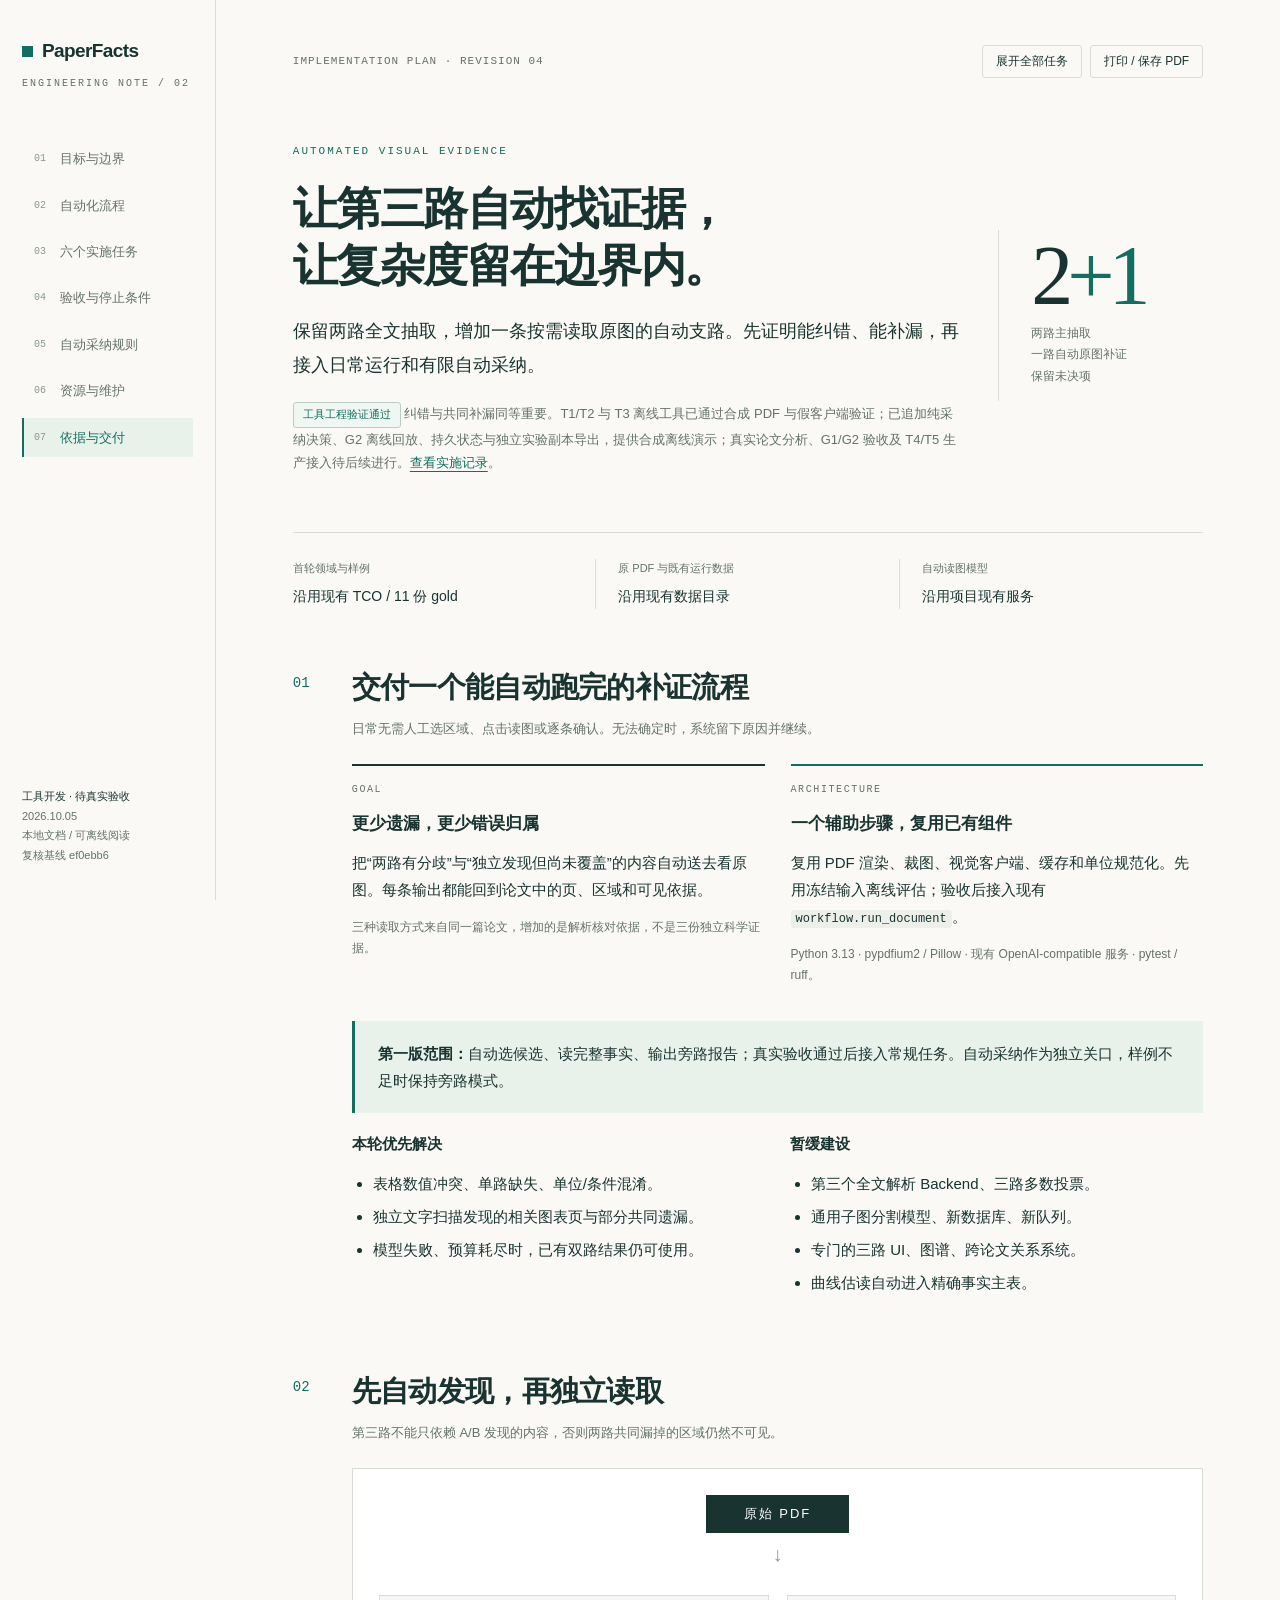
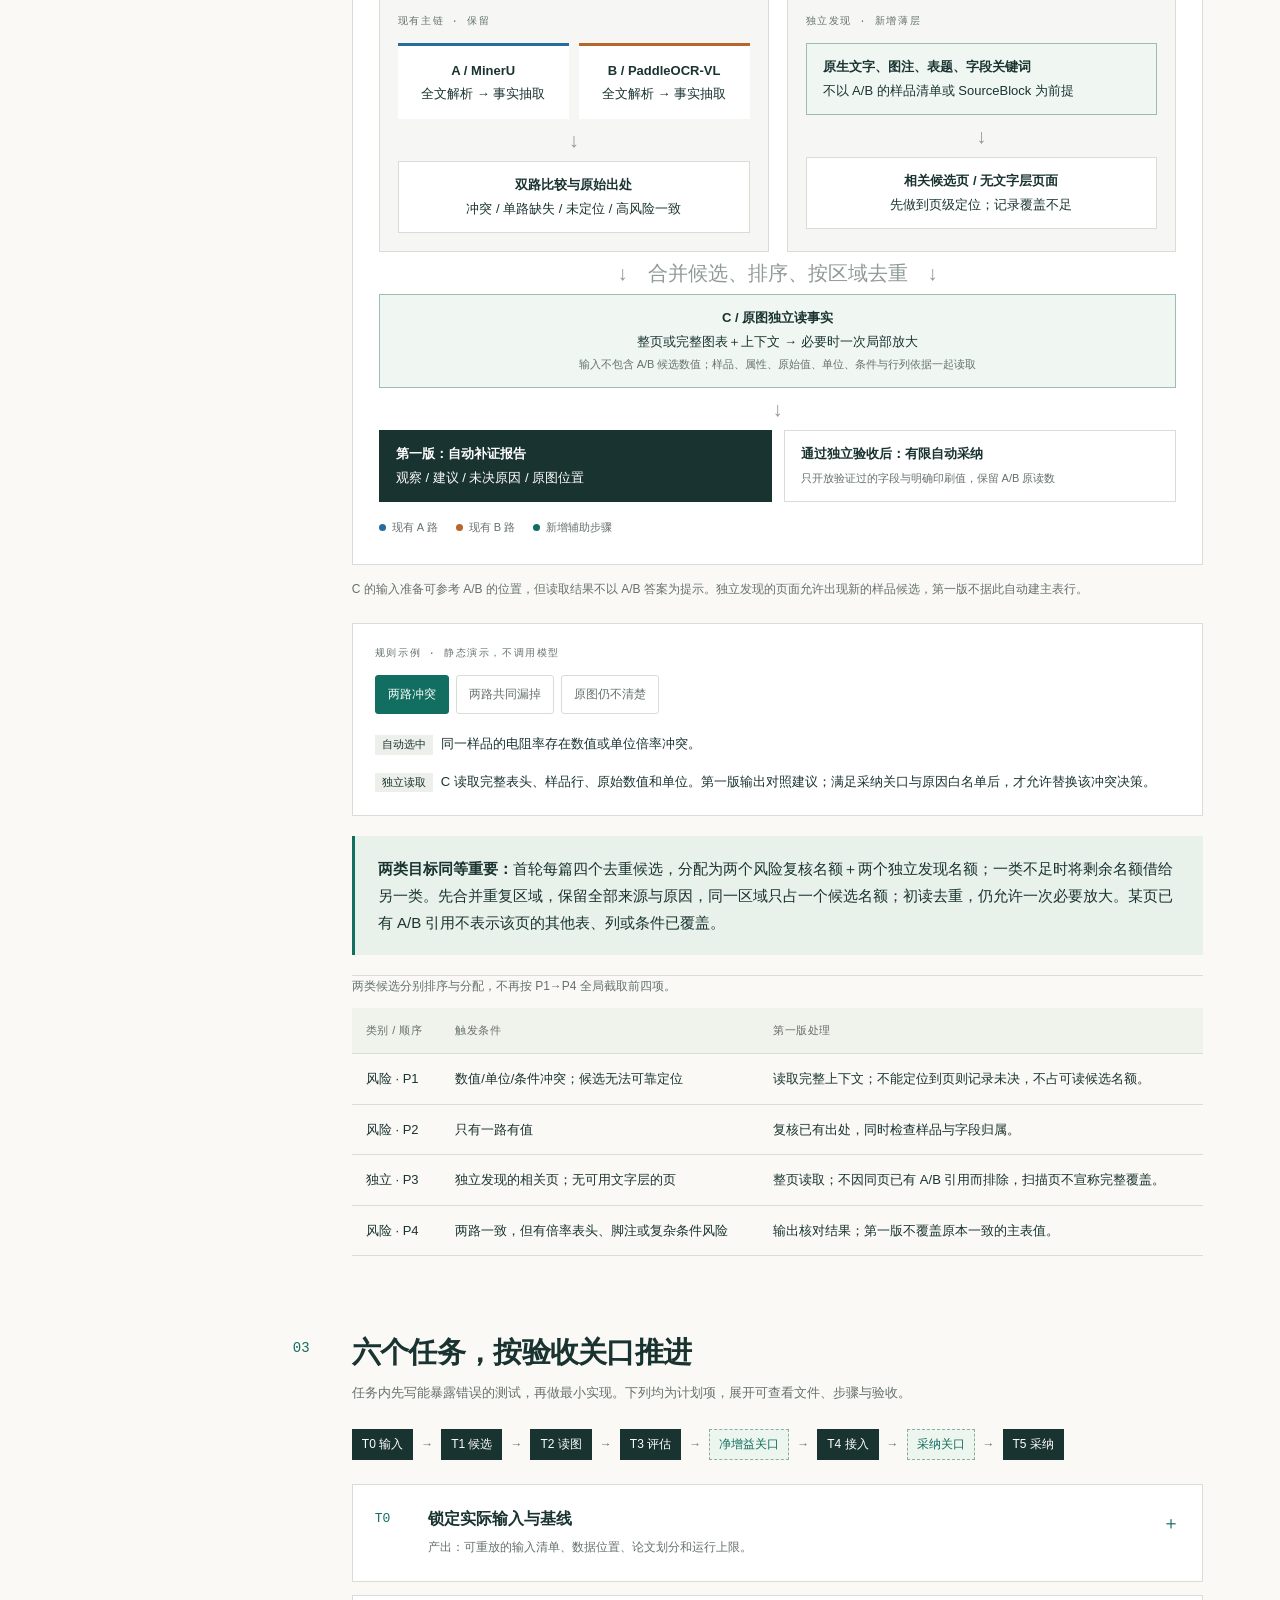
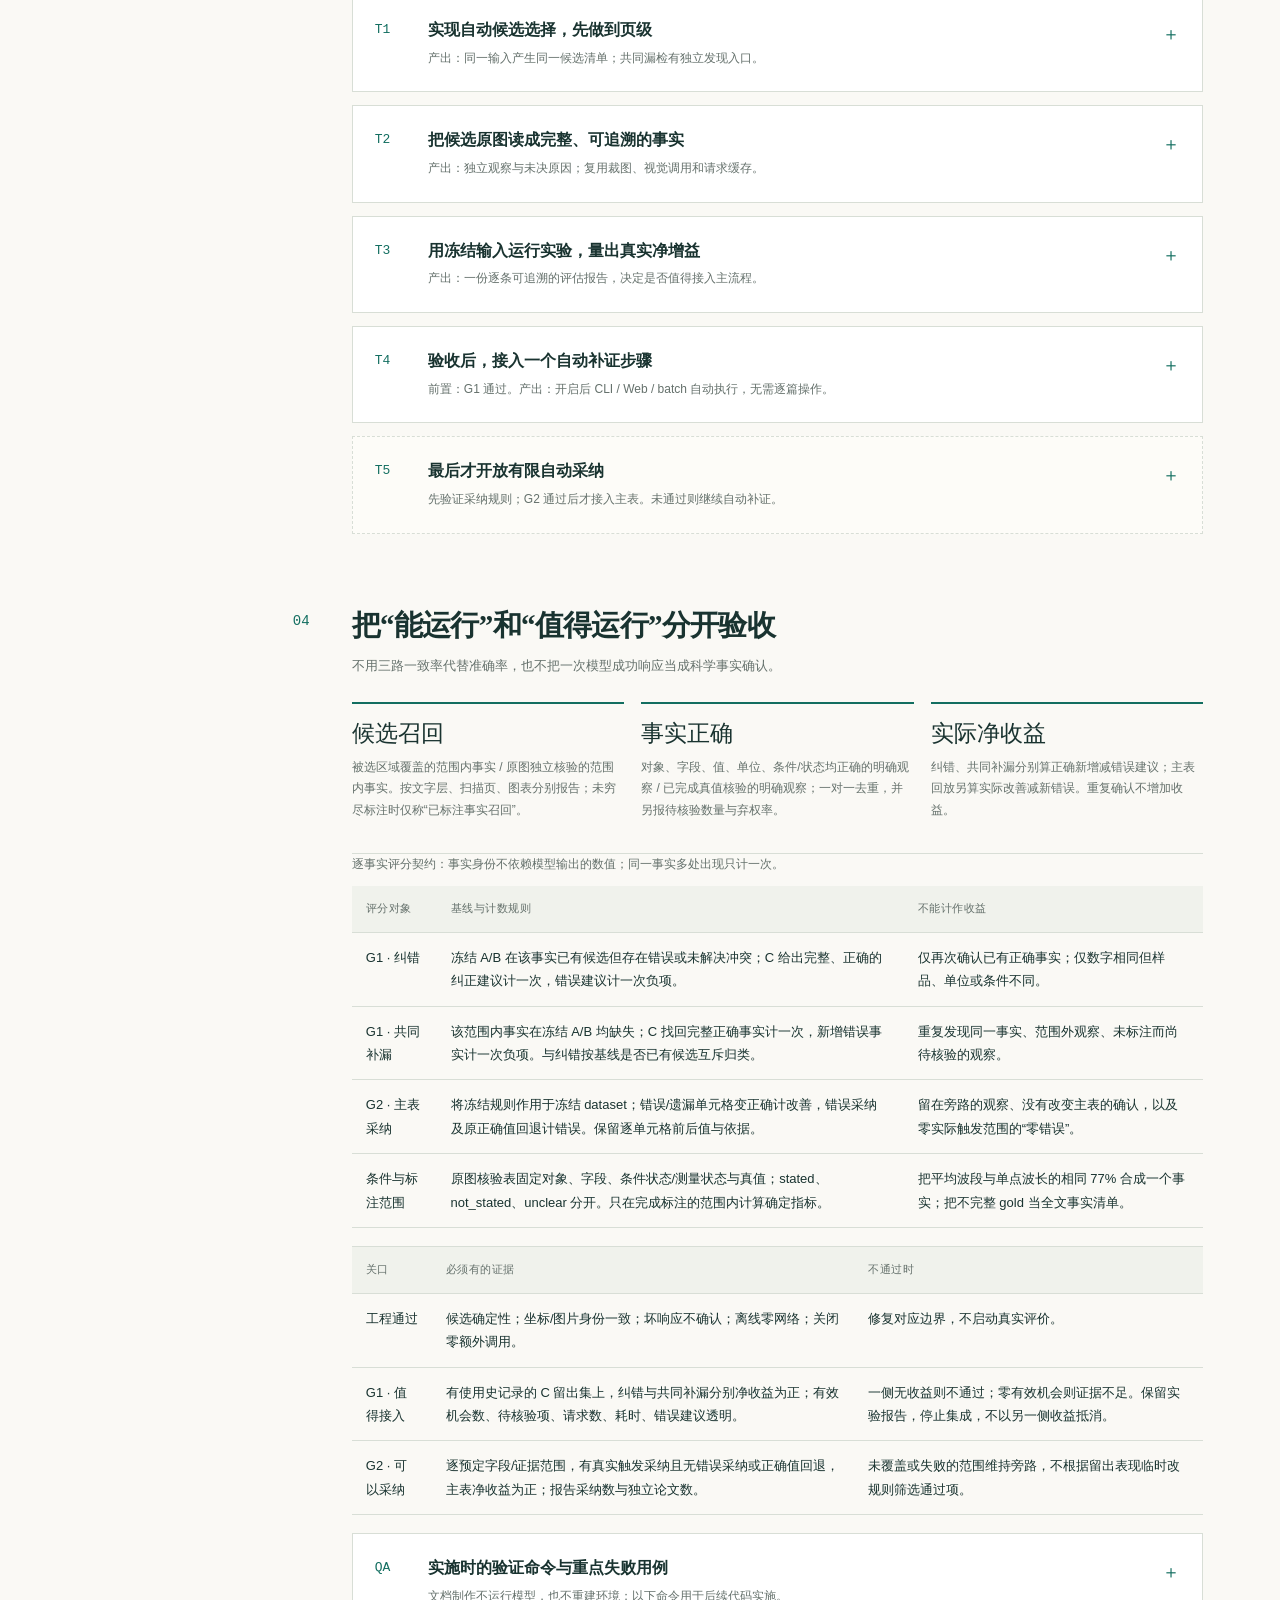
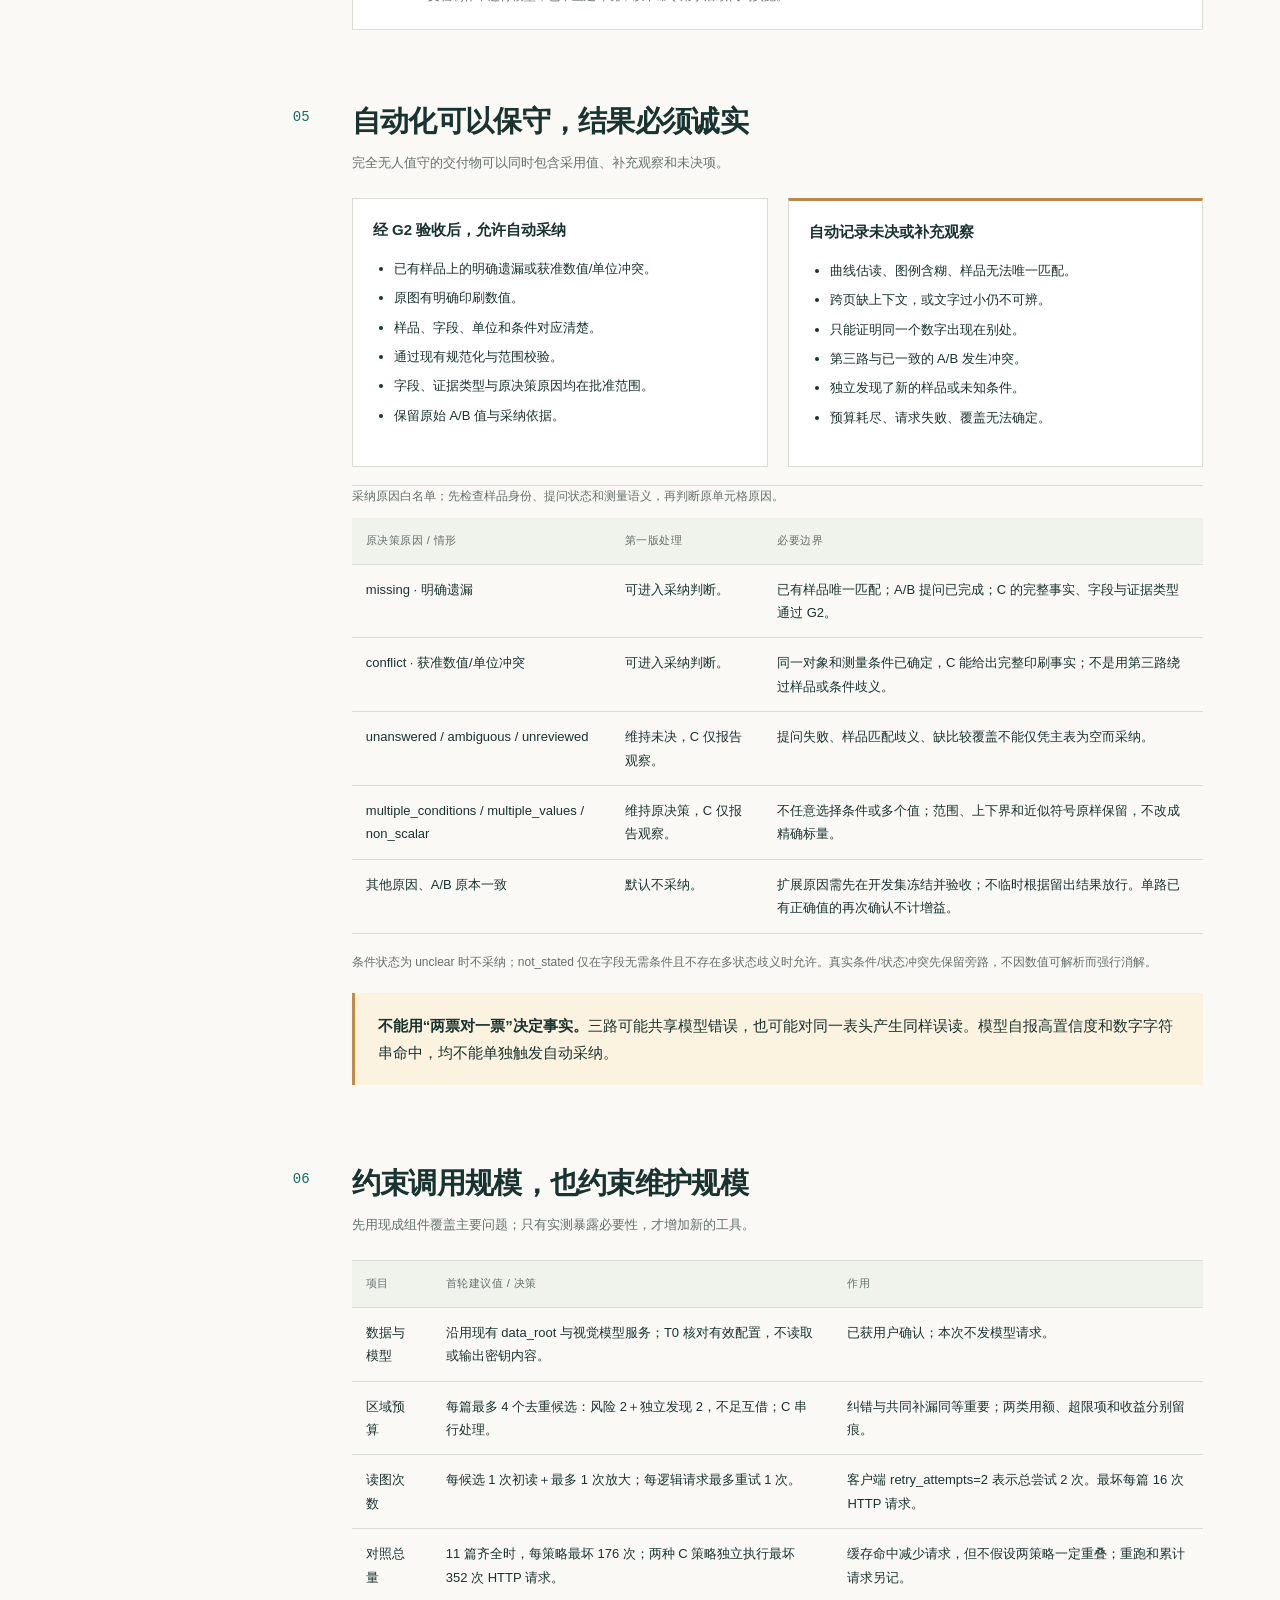
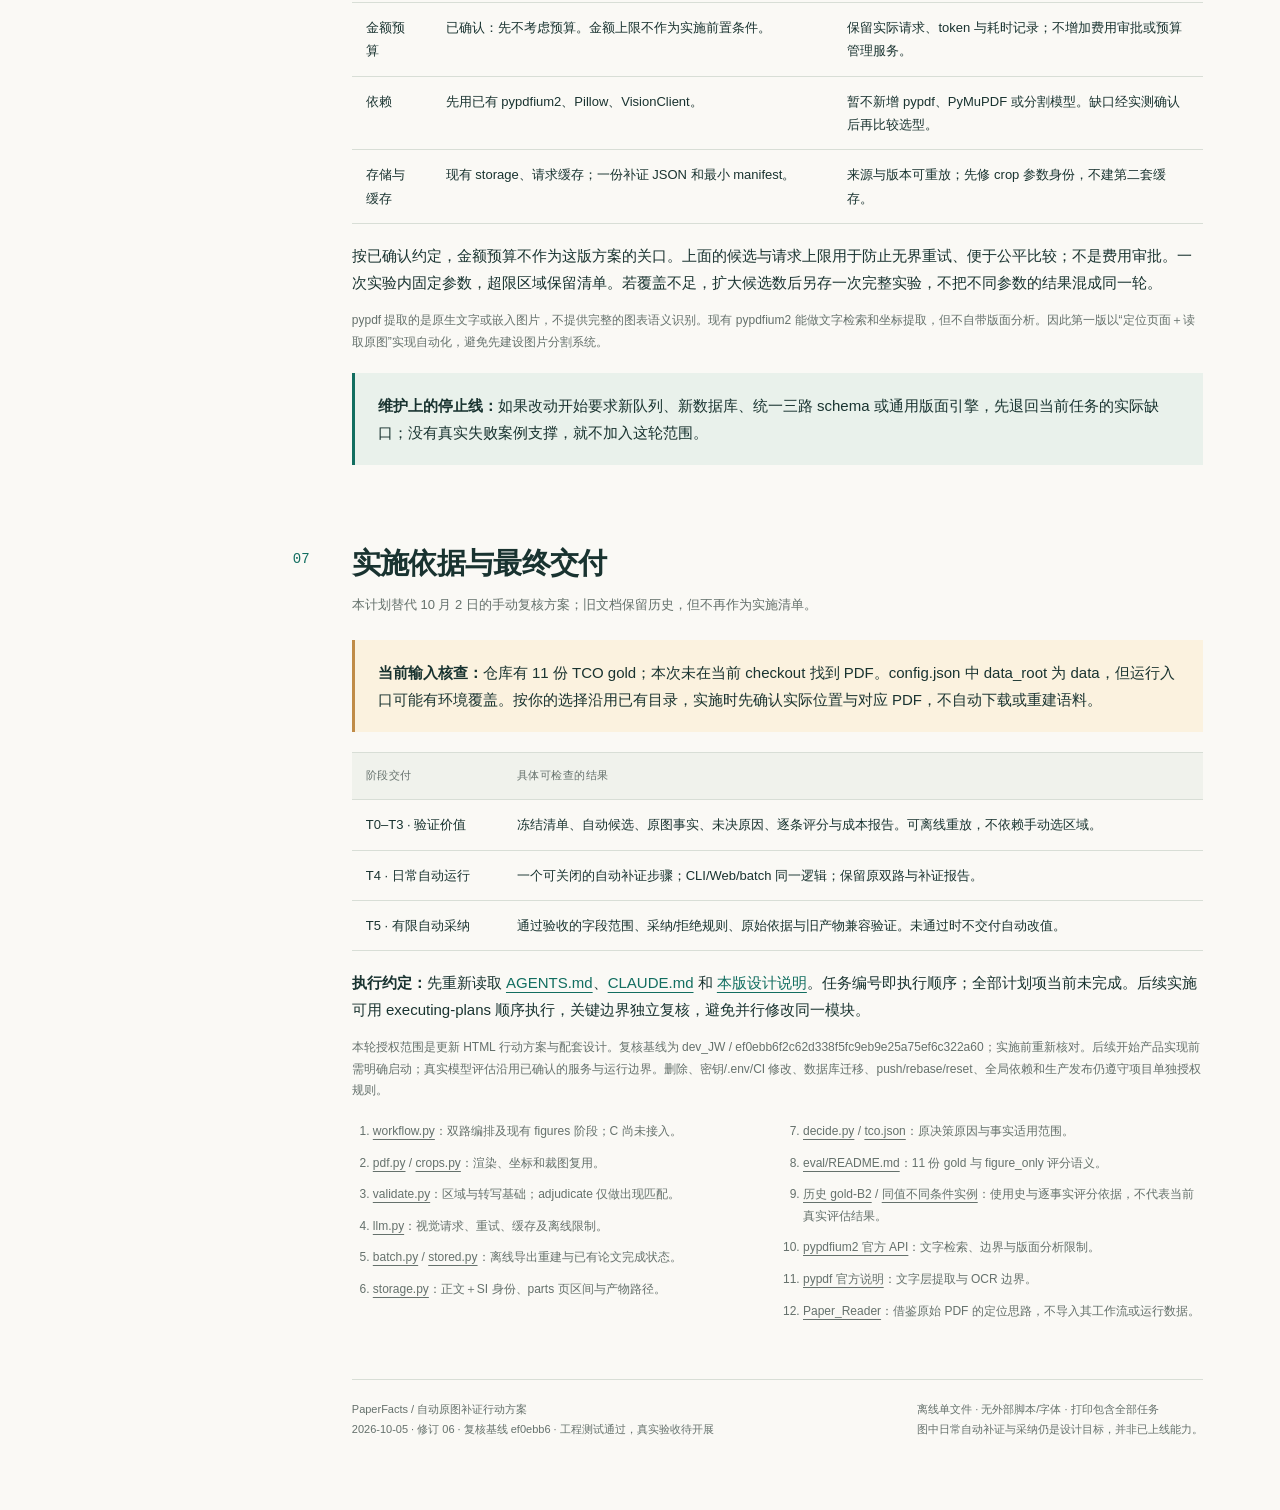
<file: docs/superpowers/plans/2026-10-05-auto-visual-evidence.html>
<!doctype html>
<html lang="zh-CN">
<head>
<meta charset="utf-8">
<meta name="viewport" content="width=device-width,initial-scale=1">
<meta name="color-scheme" content="light">
<meta name="description" content="PaperFacts 自动原图补证行动方案：保留双路主抽取，自动发现候选、读取原图、验证净增益，再开放有限自动采纳。">
<title>PaperFacts · 自动原图补证行动方案</title>
<style>
:root{--paper:#faf9f5;--white:#fff;--ink:#193330;--muted:#65716c;--line:#d8ded6;--teal:#126e60;--wash:#e9f1eb;--blue:#286b9e;--orange:#b86728;--amber:#885821;--amber-bg:#fbf2df;--mono:"SFMono-Regular",Consolas,monospace;--serif:"Iowan Old Style","Baskerville","Songti SC","Noto Serif CJK SC",serif;--sans:"Avenir Next","PingFang SC","Microsoft YaHei",sans-serif}
*{box-sizing:border-box}html{scroll-behavior:smooth;scroll-padding-top:32px}body{margin:0;background:var(--paper);color:var(--ink);font:15px/1.8 var(--sans)}
a{color:var(--teal);text-underline-offset:4px}button,a,summary{-webkit-tap-highlight-color:transparent}button:focus-visible,a:focus-visible,summary:focus-visible{outline:3px solid var(--orange);outline-offset:4px}
button{font:inherit;cursor:pointer}code{font:12px/1.65 var(--mono);overflow-wrap:anywhere;background:#edf0ea;padding:2px 5px;border-radius:3px}pre{padding:18px;background:#edf0ea;overflow:auto;line-height:1.7;border-radius:4px}pre code{padding:0;background:none}
.rail{width:216px;height:100vh;position:fixed;top:0;left:0;border-right:1px solid var(--line);padding:34px 22px;display:flex;flex-direction:column;background:var(--paper);z-index:10}
.brand{font-size:19px;letter-spacing:-.6px;font-weight:700}.brand i{display:inline-block;width:11px;height:11px;background:var(--teal);margin-right:9px}.rail-label{font:10px/1.5 var(--mono);letter-spacing:2px;margin-top:8px;color:var(--muted)}
nav{margin:48px 0 24px;display:grid;gap:7px}nav a{text-decoration:none;font-size:13px;padding:8px 10px;border-left:2px solid transparent;color:var(--muted);display:flex;gap:14px}nav a span{font:10px/2.3 var(--mono);color:#8b968f}nav a:hover,nav a.active{background:var(--wash);color:var(--teal);border-color:var(--teal)}
.rail-foot{margin-top:auto;color:var(--muted);font-size:11px;line-height:1.8}.rail-foot strong{display:block;color:var(--ink);font-weight:500}
main{max-width:1440px;margin-left:216px;padding:45px 6vw 70px}.topline{display:flex;justify-content:space-between;align-items:center;gap:20px;color:var(--muted);font:11px/1.6 var(--mono);letter-spacing:1px}.top-actions{display:flex;gap:8px;flex-wrap:wrap}.small-btn{border:1px solid var(--line);background:transparent;color:var(--ink);padding:7px 13px;border-radius:3px;font:12px var(--sans);letter-spacing:0}.small-btn:hover{background:var(--wash)}
.hero{padding:65px 0 44px;display:grid;grid-template-columns:minmax(0,1fr) 205px;gap:36px;align-items:center;border-bottom:1px solid var(--line)}.eyebrow{font:11px/1.6 var(--mono);letter-spacing:2px;color:var(--teal);text-transform:uppercase}.hero h1{font:600 clamp(31px,3.5vw,52px)/1.28 var(--serif);letter-spacing:-1.5px;margin:20px 0}.hero .lead{font-size:18px;line-height:1.85;max-width:730px;margin-bottom:20px}.hero .sub{color:var(--muted);font-size:13px;max-width:710px}
.formula{border-left:1px solid var(--line);padding-left:32px}.formula .big{font:400 84px/1.1 var(--serif);letter-spacing:-6px}.formula .big em{font-style:normal;color:var(--teal)}.formula p{font-size:12px;color:var(--muted);line-height:1.8}.badge{display:inline-block;font-size:11px;padding:2px 9px;border:1px solid #b9cfc5;border-radius:3px;color:var(--teal);vertical-align:middle;background:#f0f6f1}.badge.amber{color:var(--amber);background:var(--amber-bg);border-color:#e9d7b4}
.facts{display:grid;grid-template-columns:repeat(3,1fr);gap:0;margin:26px 0 0}.fact{padding:0 22px;border-right:1px solid var(--line)}.fact:first-child{padding-left:0}.fact:last-child{border:0}.fact small{display:block;font-size:11px;color:var(--muted);margin-bottom:3px}.fact strong{font-size:14px;font-weight:500}
section{padding-top:57px;scroll-margin-top:24px}.section-head{display:grid;grid-template-columns:44px minmax(0,1fr);gap:15px;margin-bottom:24px}.index{font:14px/2.5 var(--mono);color:var(--teal)}h2{font:600 29px/1.5 var(--serif);letter-spacing:-.7px;margin:0 0 7px}h3{font-size:17px;line-height:1.5;margin:0 0 12px}h4{font-size:13px;margin:20px 0 7px}p{margin:0 0 14px}.section-head p{color:var(--muted);margin:0;font-size:13px}.section-body{margin-left:59px}.callout{padding:19px 23px;background:var(--wash);border-left:3px solid var(--teal);margin:20px 0}.callout p:last-child{margin-bottom:0}.callout.warn{background:var(--amber-bg);border-color:#c08c47}.callout strong{font-weight:600}.small{font-size:12px;color:var(--muted)}.label{font:10px/1.6 var(--mono);letter-spacing:1.6px;color:var(--muted);margin-bottom:13px}
.principles{display:grid;grid-template-columns:1fr 1fr;gap:26px}.principles article{border-top:2px solid var(--ink);padding-top:16px}.principles article:nth-child(2){border-color:var(--teal)}ul,ol{margin:8px 0 14px;padding-left:21px}li{padding:3px 0}.checks{list-style:none;padding:0}.checks li{position:relative;padding-left:21px}.checks li:before{content:"□";position:absolute;left:0;color:var(--teal)}
.pipeline{border:1px solid var(--line);padding:26px;background:var(--white)}.pipe-top{text-align:center;margin-bottom:20px}.pipe-source{display:inline-block;padding:7px 38px;background:var(--ink);color:#fff;font-size:13px;letter-spacing:2px}.pipe-grid{display:grid;grid-template-columns:1fr 1fr;gap:18px}.pipe-lane{background:#f6f7f4;border:1px solid var(--line);padding:18px}.lane-pair{display:grid;grid-template-columns:1fr 1fr;gap:10px}.lane{padding:13px 10px;border-top:3px solid var(--blue);background:#fff;text-align:center;font-size:13px}.lane.orange{border-color:var(--orange)}.arrow{text-align:center;color:#8f9a94;line-height:1.3;padding:8px 0;font-size:20px}.node{padding:12px 16px;background:#fff;border:1px solid var(--line);font-size:13px;line-height:1.7}.node strong{display:block;margin-bottom:2px}.node.teal{border-color:#9bbeb0;background:#f0f7f3}.node.dark{background:var(--ink);border-color:var(--ink);color:white}.node .small{font-size:11px}.node.dark .small{color:#ccdad2}.node.center{text-align:center}.pipe-merge{padding-top:0}.pipe-bottom{display:grid;grid-template-columns:1fr 1fr;gap:12px}.figure-note{margin:14px 0 0;color:var(--muted);font-size:12px}.legend{display:flex;gap:18px;flex-wrap:wrap;font-size:11px;color:var(--muted);margin-top:16px}.dot{display:inline-block;width:7px;height:7px;background:var(--teal);margin-right:6px;border-radius:50%}.dot.blue{background:var(--blue)}.dot.orange{background:var(--orange)}
.scenario{margin-top:22px;border:1px solid var(--line);background:var(--white);padding:22px}.scenario-tabs{display:flex;gap:7px;flex-wrap:wrap;margin:12px 0 18px}.scenario-tabs button{font-size:12px;border:1px solid var(--line);background:var(--white);color:var(--muted);padding:8px 12px;border-radius:3px}.scenario-tabs button[aria-selected=true]{background:var(--teal);border-color:var(--teal);color:white}.scenario-panel[hidden]{display:none}.scenario-panel{font-size:13px}.scenario-panel p:last-child{margin:0}.example-label{display:inline-block;margin-right:8px;background:#edf0ea;padding:0 7px;font-size:11px}
.table-wrap{overflow-x:auto;border-top:1px solid var(--line);margin:18px 0}table{width:100%;border-collapse:collapse;font-size:13px;text-align:left}th{font-size:11px;letter-spacing:.5px;color:var(--muted);font-weight:500;background:#f0f2ec}th,td{padding:13px 14px;border-bottom:1px solid var(--line);vertical-align:top}td:first-child{font-weight:500}td p{margin:0}table code{font-size:11px}caption{text-align:left;font-size:12px;color:var(--muted);margin:0 0 10px}
.route{display:flex;gap:8px;align-items:center;flex-wrap:wrap;margin:0 0 24px;font-size:12px}.route b{background:var(--ink);color:white;padding:5px 10px;font-weight:500}.route span{color:var(--muted)}.route .gate{color:var(--teal);border:1px dashed #8daf9f;padding:4px 9px;background:#edf5ef}
.task{background:var(--white);border:1px solid var(--line);margin:0 0 13px}.task summary{display:grid;grid-template-columns:38px minmax(0,1fr) auto;gap:15px;padding:22px;cursor:pointer;list-style:none;align-items:start}.task summary::-webkit-details-marker{display:none}.task summary:after{content:"＋";color:var(--teal);font-size:18px}.task[open] summary:after{content:"−"}.task-no{font:13px/1.8 var(--mono);color:var(--teal)}.task-title{font-size:16px;font-weight:600;line-height:1.55}.task-sub{font-size:12px;color:var(--muted);font-weight:400;margin-top:5px}.task-body{padding:0 22px 24px 75px;font-size:13px}.task-body .file-line{font-size:11px;color:var(--muted);line-height:2;margin-bottom:15px}.task-body h4{color:var(--teal)}.task-body ul{margin-top:4px}.accept{margin-top:14px;padding:13px 16px;background:#f1f5ef;border-left:2px solid var(--teal)}.accept strong{display:block;font-size:11px;margin-bottom:3px;color:var(--teal)}.conditional{background:#fdfcf8;border-style:dashed}.code-block{font-size:11px;line-height:1.8;white-space:pre-wrap;word-break:break-word;background:#f3f4ef;padding:13px 15px}
.metric-grid{display:grid;grid-template-columns:repeat(3,1fr);gap:17px}.metric{border-top:2px solid var(--teal);padding-top:14px}.metric b{display:block;font:500 23px var(--serif);margin-bottom:8px}.metric p{font-size:12px;color:var(--muted)}.decision-rule{display:grid;grid-template-columns:1fr 1fr;gap:20px}.decision-rule article{padding:20px;border:1px solid var(--line);background:var(--white);font-size:13px}.decision-rule article:last-child{border-top:3px solid #bd8746}.decision-rule h3{font-size:15px}.scope-strip{display:grid;grid-template-columns:1fr 1fr;gap:25px}.scope-strip h3{font-size:15px}.source-list{font-size:12px;color:var(--muted);columns:2;column-gap:30px}.source-list li{break-inside:avoid;padding:5px 0;overflow-wrap:anywhere}.source-list a{color:var(--muted)}
.footer{margin:52px 0 0 59px;padding-top:20px;border-top:1px solid var(--line);display:flex;justify-content:space-between;gap:24px;font-size:11px;color:var(--muted)}
.print-only{display:none}
@media(min-width:1500px){main{padding-left:85px;padding-right:85px}}
@media(max-width:1100px){.rail{width:178px;padding:28px 15px}main{margin-left:178px;padding:35px 4vw 55px}.hero{grid-template-columns:1fr 150px;gap:22px}.formula{padding-left:22px}.formula .big{font-size:66px}.section-body{margin-left:0}.footer{margin-left:0}.pipe-grid{gap:12px}.pipeline{padding:20px}}
@media(max-width:760px){.rail{position:relative;width:auto;height:auto;border-right:0;border-bottom:1px solid var(--line);padding:19px 22px}.brand{font-size:17px}.rail-label,.rail-foot{display:none}nav{margin:15px 0 0;display:flex;gap:4px;overflow-x:auto}nav a{white-space:nowrap;padding:5px 9px;font-size:11px;border-left:0;border-bottom:2px solid transparent}nav a span{display:none}main{margin:0;padding:24px 22px 40px}.topline{font-size:9px;align-items:start;letter-spacing:.3px}.small-btn{font-size:11px;padding:7px 9px}.hero{padding:36px 0 26px;display:block}.hero h1{font-size:35px}.hero .lead{font-size:16px}.formula{display:none}.facts{grid-template-columns:1fr;gap:13px}.fact{padding:0 0 11px;border-right:0;border-bottom:1px solid var(--line)}.fact small{margin:0}.fact:last-child{padding-bottom:0}section{padding-top:39px}.section-head{grid-template-columns:28px 1fr;gap:10px}h2{font-size:25px}.index{font-size:12px}.principles,.pipe-grid,.pipe-bottom,.decision-rule,.scope-strip{grid-template-columns:1fr}.pipeline{padding:16px}.pipe-lane{padding:12px}.lane-pair{gap:7px}.node{padding:11px 13px}.scenario{padding:17px}.task summary{grid-template-columns:28px 1fr auto;gap:10px;padding:18px 14px}.task-title{font-size:15px}.task-body{padding:0 16px 20px 16px}.metric-grid{grid-template-columns:1fr}.metric{display:grid;grid-template-columns:95px 1fr;gap:10px}.metric b{font-size:20px}.source-list{columns:1}.footer{flex-direction:column;gap:8px}.table-wrap{margin-left:0}th,td{min-width:100px;padding:11px 10px}td:nth-child(2){min-width:195px}}
@media(prefers-reduced-motion:reduce){html{scroll-behavior:auto}}
@media print{
 @page{size:A4;margin:16mm 15mm}
 *{-webkit-print-color-adjust:exact;print-color-adjust:exact}
 body{font-size:10pt;line-height:1.65;background:white}.rail,.top-actions,.scenario-tabs{display:none!important}main{margin:0;padding:0;max-width:none}.topline{font-size:8pt}.hero{padding:24px 0 20px;grid-template-columns:1fr 140px}.hero h1{font-size:30pt}.hero .lead{font-size:12pt}.hero .sub{font-size:9pt}.formula{padding-left:18px;min-width:0}.formula .big{font-size:44pt;letter-spacing:-3px;white-space:nowrap}.facts{margin-top:15px}.fact strong{font-size:9pt}.fact small{font-size:8pt}.section-body{margin-left:0}section{padding-top:25px}.section-head{margin-bottom:14px;break-inside:avoid;break-after:avoid-page}h2{font-size:18pt}.section-head p{font-size:9pt}.pipeline,.scenario,.callout,.metric,.decision-rule article{break-inside:avoid}.pipeline{padding:16px}.node,.lane,.task-body,table{font-size:9pt}.small,.node .small,.figure-note,.legend{font-size:8pt}.task summary{padding:15px 16px;break-after:avoid}.task-title{font-size:11pt}.task-sub{font-size:8pt}.task-body{display:block!important;padding:0 16px 16px 60px}.task summary:after{display:none}.task-body h4{break-after:avoid}.task-body li,.accept{break-inside:avoid}.task{break-inside:auto}.table-wrap{overflow:visible}thead{display:table-header-group}tr{break-inside:avoid}th,td{padding:8px}.scenario-panel[hidden]{display:block!important;margin-top:13px;border-top:1px solid var(--line);padding-top:13px}.source-list{columns:1;font-size:8pt}.footer{font-size:8pt;margin-left:0}.print-only{display:block}.code-block{font-size:8pt}
}
</style>
</head>
<body>
<aside class="rail" aria-label="文档导航">
  <div class="brand"><i aria-hidden="true"></i>PaperFacts</div>
  <div class="rail-label">ENGINEERING NOTE / 02</div>
  <nav>
    <a href="#direction" class="active"><span>01</span>目标与边界</a>
    <a href="#pipeline"><span>02</span>自动化流程</a>
    <a href="#tasks"><span>03</span>六个实施任务</a>
    <a href="#acceptance"><span>04</span>验收与停止条件</a>
    <a href="#adoption"><span>05</span>自动采纳规则</a>
    <a href="#resources"><span>06</span>资源与维护</a>
    <a href="#basis"><span>07</span>依据与交付</a>
  </nav>
  <div class="rail-foot"><strong>工具开发 · 待真实验收</strong>2026.10.05<br>本地文档 / 可离线阅读<br>复核基线 ef0ebb6</div>
</aside>
<main>
  <div class="topline"><span>IMPLEMENTATION PLAN · REVISION 04</span><div class="top-actions"><button class="small-btn" id="expand-all" type="button" aria-controls="task0 task1 task2 task3 task4 task5 taskqa" aria-expanded="false">展开全部任务</button><button class="small-btn" id="print" type="button">打印 / 保存 PDF</button></div></div>
  <header class="hero">
    <div>
      <div class="eyebrow">AUTOMATED VISUAL EVIDENCE</div>
      <h1>让第三路自动找证据，<br>让复杂度留在边界内。</h1>
      <p class="lead">保留两路全文抽取，增加一条按需读取原图的自动支路。先证明能纠错、能补漏，再接入日常运行和有限自动采纳。</p>
      <p class="sub"><span class="badge">工具工程验证通过</span> 纠错与共同补漏同等重要。T1/T2 与 T3 离线工具已通过合成 PDF 与假客户端验证；已追加纯采纳决策、G2 离线回放、持久状态与独立实验副本导出，提供合成离线演示；真实论文分析、G1/G2 验收及 T4/T5 生产接入待后续进行。<a href="2026-10-05-auto-visual-evidence-progress.md">查看实施记录</a>。</p>
    </div>
    <div class="formula" aria-label="两路主抽取，加一路自动补证"><div class="big">2<em>+1</em></div><p>两路主抽取<br>一路自动原图补证<br>保留未决项</p></div>
  </header>
  <div class="facts" aria-label="用户已确认的约束">
    <div class="fact"><small>首轮领域与样例</small><strong>沿用现有 TCO / 11 份 gold</strong></div>
    <div class="fact"><small>原 PDF 与既有运行数据</small><strong>沿用现有数据目录</strong></div>
    <div class="fact"><small>自动读图模型</small><strong>沿用项目现有服务</strong></div>
  </div>

  <section id="direction">
    <div class="section-head"><div class="index">01</div><div><h2>交付一个能自动跑完的补证流程</h2><p>日常无需人工选区域、点击读图或逐条确认。无法确定时，系统留下原因并继续。</p></div></div>
    <div class="section-body">
      <div class="principles">
        <article><div class="label">GOAL</div><h3>更少遗漏，更少错误归属</h3><p>把“两路有分歧”与“独立发现但尚未覆盖”的内容自动送去看原图。每条输出都能回到论文中的页、区域和可见依据。</p><p class="small">三种读取方式来自同一篇论文，增加的是解析核对依据，不是三份独立科学证据。</p></article>
        <article><div class="label">ARCHITECTURE</div><h3>一个辅助步骤，复用已有组件</h3><p>复用 PDF 渲染、裁图、视觉客户端、缓存和单位规范化。先用冻结输入离线评估；验收后接入现有 <code>workflow.run_document</code>。</p><p class="small">Python 3.13 · pypdfium2 / Pillow · 现有 OpenAI-compatible 服务 · pytest / ruff。</p></article>
      </div>
      <div class="callout"><strong>第一版范围：</strong>自动选候选、读完整事实、输出旁路报告；真实验收通过后接入常规任务。自动采纳作为独立关口，样例不足时保持旁路模式。</div>
      <div class="scope-strip">
        <div><h3>本轮优先解决</h3><ul><li>表格数值冲突、单路缺失、单位/条件混淆。</li><li>独立文字扫描发现的相关图表页与部分共同遗漏。</li><li>模型失败、预算耗尽时，已有双路结果仍可使用。</li></ul></div>
        <div><h3>暂缓建设</h3><ul><li>第三个全文解析 Backend、三路多数投票。</li><li>通用子图分割模型、新数据库、新队列。</li><li>专门的三路 UI、图谱、跨论文关系系统。</li><li>曲线估读自动进入精确事实主表。</li></ul></div>
      </div>
    </div>
  </section>

  <section id="pipeline">
    <div class="section-head"><div class="index">02</div><div><h2>先自动发现，再独立读取</h2><p>第三路不能只依赖 A/B 发现的内容，否则两路共同漏掉的区域仍然不可见。</p></div></div>
    <div class="section-body">
      <div class="pipeline" role="img" aria-label="PDF 分为现有双路抽取与原生文字独立扫描。二者产生自动候选，第三路看原图读取完整事实，输出补证与未决项。通过验收后才允许有限自动采纳。">
        <div class="pipe-top"><div class="pipe-source">原始 PDF</div><div class="arrow" aria-hidden="true">↓</div></div>
        <div class="pipe-grid">
          <div class="pipe-lane"><div class="label">现有主链 · 保留</div><div class="lane-pair"><div class="lane"><strong>A / MinerU</strong><br>全文解析 → 事实抽取</div><div class="lane orange"><strong>B / PaddleOCR-VL</strong><br>全文解析 → 事实抽取</div></div><div class="arrow" aria-hidden="true">↓</div><div class="node center"><strong>双路比较与原始出处</strong>冲突 / 单路缺失 / 未定位 / 高风险一致</div></div>
          <div class="pipe-lane"><div class="label">独立发现 · 新增薄层</div><div class="node teal"><strong>原生文字、图注、表题、字段关键词</strong>不以 A/B 的样品清单或 SourceBlock 为前提</div><div class="arrow" aria-hidden="true">↓</div><div class="node center"><strong>相关候选页 / 无文字层页面</strong>先做到页级定位；记录覆盖不足</div></div>
        </div>
        <div class="pipe-merge"><div class="arrow" aria-hidden="true">↓　合并候选、排序、按区域去重　↓</div><div class="node teal center"><strong>C / 原图独立读事实</strong>整页或完整图表＋上下文 → 必要时一次局部放大<br><span class="small">输入不包含 A/B 候选数值；样品、属性、原始值、单位、条件与行列依据一起读取</span></div></div>
        <div class="arrow" aria-hidden="true">↓</div>
        <div class="pipe-bottom"><div class="node dark"><strong>第一版：自动补证报告</strong>观察 / 建议 / 未决原因 / 原图位置</div><div class="node"><strong>通过独立验收后：有限自动采纳</strong><span class="small">只开放验证过的字段与明确印刷值，保留 A/B 原读数</span></div></div>
        <div class="legend"><span><i class="dot blue"></i>现有 A 路</span><span><i class="dot orange"></i>现有 B 路</span><span><i class="dot"></i>新增辅助步骤</span></div>
      </div>
      <p class="figure-note">C 的输入准备可参考 A/B 的位置，但读取结果不以 A/B 答案为提示。独立发现的页面允许出现新的样品候选，第一版不据此自动建主表行。</p>
      <div class="scenario">
        <div class="label">规则示例 · 静态演示，不调用模型</div>
        <div class="scenario-tabs" role="tablist" aria-label="查看自动处理示例">
          <button id="tab-conflict" role="tab" aria-selected="true" aria-controls="case-conflict" tabindex="0" type="button">两路冲突</button>
          <button id="tab-missing" role="tab" aria-selected="false" aria-controls="case-missing" tabindex="-1" type="button">两路共同漏掉</button>
          <button id="tab-unclear" role="tab" aria-selected="false" aria-controls="case-unclear" tabindex="-1" type="button">原图仍不清楚</button>
        </div>
        <div class="scenario-panel" id="case-conflict" role="tabpanel" aria-labelledby="tab-conflict" tabindex="0"><p><span class="example-label">自动选中</span>同一样品的电阻率存在数值或单位倍率冲突。</p><p><span class="example-label">独立读取</span>C 读取完整表头、样品行、原始数值和单位。第一版输出对照建议；满足采纳关口与原因白名单后，才允许替换该冲突决策。</p></div>
        <div class="scenario-panel" id="case-missing" role="tabpanel" aria-labelledby="tab-missing" tabindex="0" hidden><p><span class="example-label">独立发现</span>原 PDF 的 Table 标题或相关关键词指向一个未被 A/B 对应证据覆盖的页面。</p><p><span class="example-label">补充候选</span>C 在整页中寻找字段与样品，输出新增事实候选。新样品、纯曲线估读和覆盖不确定仍留在补证报告中。</p></div>
        <div class="scenario-panel" id="case-unclear" role="tabpanel" aria-labelledby="tab-unclear" tabindex="0" hidden><p><span class="example-label">有限重试</span>只有像素不足且能确定目标区域时，允许一次局部放大。</p><p><span class="example-label">自动结束</span>仍读不清、缺另一页表头或归属不唯一 → 输出未决原因。不会循环询问模型，也不会阻塞整篇完成。</p></div>
      </div>
      <div class="callout"><strong>两类目标同等重要：</strong>首轮每篇四个去重候选，分配为两个风险复核名额＋两个独立发现名额；一类不足时将剩余名额借给另一类。先合并重复区域，保留全部来源与原因，同一区域只占一个候选名额；初读去重，仍允许一次必要放大。某页已有 A/B 引用不表示该页的其他表、列或条件已覆盖。</div>
      <div class="table-wrap"><table><caption>两类候选分别排序与分配，不再按 P1→P4 全局截取前四项。</caption><thead><tr><th>类别 / 顺序</th><th>触发条件</th><th>第一版处理</th></tr></thead><tbody>
        <tr><td>风险 · P1</td><td>数值/单位/条件冲突；候选无法可靠定位</td><td>读取完整上下文；不能定位到页则记录未决，不占可读候选名额。</td></tr>
        <tr><td>风险 · P2</td><td>只有一路有值</td><td>复核已有出处，同时检查样品与字段归属。</td></tr>
        <tr><td>独立 · P3</td><td>独立发现的相关页；无可用文字层的页</td><td>整页读取；不因同页已有 A/B 引用而排除，扫描页不宣称完整覆盖。</td></tr>
        <tr><td>风险 · P4</td><td>两路一致，但有倍率表头、脚注或复杂条件风险</td><td>输出核对结果；第一版不覆盖原本一致的主表值。</td></tr>
      </tbody></table></div>
    </div>
  </section>

  <section id="tasks">
    <div class="section-head"><div class="index">03</div><div><h2>六个任务，按验收关口推进</h2><p>任务内先写能暴露错误的测试，再做最小实现。下列均为计划项，展开可查看文件、步骤与验收。</p></div></div>
    <div class="section-body">
      <div class="route" aria-label="任务顺序"><b>T0 输入</b><span>→</span><b>T1 候选</b><span>→</span><b>T2 读图</b><span>→</span><b>T3 评估</b><span>→</span><span class="gate">净增益关口</span><span>→</span><b>T4 接入</b><span>→</span><span class="gate">采纳关口</span><span>→</span><b>T5 采纳</b></div>
      <details class="task" id="task0">
        <summary><span class="task-no">T0</span><div><div class="task-title">锁定实际输入与基线</div><div class="task-sub">产出：可重放的输入清单、数据位置、论文划分和运行上限。</div></div></summary>
        <div class="task-body">
          <div class="file-line">修改：<code>eval/README.md</code>；复用：<code>storage.py</code>、<code>eval/gold/*.json</code>、<code>profiles/tco.json</code>。运行产物仅写忽略目录。</div>
          <ul class="checks">
            <li>核对 HEAD、工作区、有效 data_root 和现有服务配置；不把密钥或完整私有配置写入报告。用户已确认沿用现有目录与服务。</li>
            <li>匹配 11 份 gold 对应 PDF 的 SHA；记录缺失、版本不同、无 A/B 缓存的项。manifest 分列现有 document_id / 文档身份 SHA、实际读取 PDF 的字节 SHA，以及已有 parts 的摘要与页区间；正文＋SI 的身份不必等于合并文件 SHA。通过现有 storage 解析文档，裁图沿用其目录，不按文件新摘要另建文档。不得隐式重跑全链。</li>
            <li>固定 A/B artifacts、facts、comparison 和最终 dataset 的明确路径与内容摘要，记录 profile、代码、gold 版本；G1 对照冻结 A/B 完整事实，G2 对照冻结主表，不依赖“最新文件”选择。</li>
            <li>逐篇记录历史评估、prompt 调整和 C 规则设计的使用史。11 篇齐全时“按 doc_id 排序前 6 / 后 5”仅作初始划分；在调 C 的 prompt 前依据使用史与案例覆盖冻结整篇划分。只有未参与 C 规则设计的论文才可作为 C 留出，不称为整个系统未见论文；不足时记录缺项，不反复调留出。</li>
            <li>冻结评估页面与事实范围；对原图登记范围内的明确印刷事实、条件/状态和排除理由，不能只给旧 gold 补标签。逐拟采纳字段与证据类型统计有效纠错、共同补漏机会及独立论文数；未覆盖类别和零机会范围单列，不能以论文总数或正确单元格总数代替。</li>
            <li>先在 eval 文档规定 <code>output/visual-evidence/YYYY-MM-DD-run-id/</code> 的用途与生命周期，再由 storage 定义路径。只存运行报告、私有裁图与响应引用，不清理历史。</li>
            <li>固定候选与重试上限，记录实际请求与 token；用户确认暂不考虑金额预算。数据不齐可继续合成测试，真实评估停在输入关口。</li>
          </ul>
          <div class="accept"><strong>完成条件</strong>待评估文档的原 PDF、身份、冻结 A/B 与主表、gold 版本、使用史、划分及有效机会数均可核验；缺项明确列出。某范围缺少有效留出机会时限制该范围的真实验收，不阻塞已有输入的开发和回归。</div>
        </div>
      </details>
      <details class="task" id="task1">
        <summary><span class="task-no">T1</span><div><div class="task-title">实现自动候选选择，先做到页级</div><div class="task-sub">产出：同一输入产生同一候选清单；共同漏检有独立发现入口。</div></div></summary>
        <div class="task-body">
          <div class="file-line">修改：<code>src/paperfacts/pdf.py</code>；新增：<code>src/paperfacts/visual_candidates.py</code>；测试：<code>tests/test_pdf.py</code>、<code>tests/test_visual_candidates.py</code>。候选与读图各用一个扁平模块，不新增框架。</div>
          <h4>接口边界（拟新增）</h4>
          <p><code>read_native_pages(pdf_path) → NativePage[]</code> 只返回文字层与可定位的文字坐标；<code>select_candidates(pages, artifacts, lanes, comparison, profile, limit) → CandidateSelection</code> 返回候选、跳过项与覆盖说明。</p>
          <ul class="checks">
            <li>先测：A/B 为空但 PDF 存在相关表题仍产生候选；同页已引用一张表但另一表未覆盖仍进入独立候选；风险项超过四个时独立发现仍保留两个名额；两类重复区域初读去重且不占双份名额；一类不足可借额；两路一致的复杂单位表仍可触发。</li>
            <li>所有 PDFium 调用进入 pdf.py 的现有进程锁。页码统一 0-based，坐标统一 NormalizedBBox；旋转页/非零 CropBox 要验证定位。</li>
            <li>风险类内部按 P1→P2→P4 排序，独立发现为 P3；同级按页号与坐标排序。先按区域去重，再从风险/独立列表交替取尚未入选项，首轮各分配两个名额；同一区域保留双来源但只计一次，名额记在选中它的类别。某类不足才借额。其他 limit 按风险 floor(limit/2)、独立剩余名额分配，实验内固定。候选保存页/框、全部原因、字段及可选样品上下文。</li>
            <li>独立候选默认整页，不依据图注位置猜完整图边界；A/B 候选有完整区域时才裁图。同一整页已入选时合并内部小框的触发原因并保留原框供必要放大；几何覆盖不等于缩图后仍可读，读不清时沿用 T2 的一次放大或未决结果。</li>
            <li>使用 profile 现有关键词；通用 Figure/Table 标记可做轻量规则。语义表格检测和子图切分暂不进入第一版。</li>
            <li>无文字层、预算截断、无出处页分别保留原因；“无候选”不能直接显示为“全文无遗漏”。</li>
          </ul>
          <div class="accept"><strong>完成条件</strong>自动选取不依赖用户点击；独立来源不依赖 A/B 样品；选择顺序、合并和覆盖说明可用确定性测试复现。文字提取只负责定位，不宣称完成版面理解。</div>
        </div>
      </details>
      <details class="task" id="task2">
        <summary><span class="task-no">T2</span><div><div class="task-title">把候选原图读成完整、可追溯的事实</div><div class="task-sub">产出：独立观察与未决原因；复用裁图、视觉调用和请求缓存。</div></div></summary>
        <div class="task-body">
          <div class="file-line">修改：<code>visual_evidence.py</code>、<code>crops.py</code>、<code>storage.py</code>；复用：<code>validate.region_for</code>、<code>llm.VisionClient</code>、<code>normalize.py</code> / <code>units.py</code>；测试：<code>tests/test_visual_evidence.py</code>、<code>tests/test_crops.py</code>。</div>
          <h4>接口边界（拟新增）</h4>
          <p><code>read_candidate(candidate, document, profile, crop_store, client) → EvidenceResult</code>。结果含完整原始观察、<code>outcome</code>、<code>reason</code> 和程序绑定的出处。一个区域可返回多条事实；不增加第三种 Backend。</p>
          <ul class="checks">
            <li>先测提示词不含 A/B 候选答案；针对独立发现不限制为旧样品清单。用“同数字在另一行”“倍率单位”“脚注条件”验证归属不能由数字命中替代。</li>
            <li>C 的提示词继承 profile 的 sample_definition、field_scope、论文级/样品级规则及已确定的 article_type 提示；区分本文研究对象、购买基底、其他器件层和引用文献结果。读取原图的独立性不等于放弃同一领域定义。</li>
            <li>观察记录 scope（paper/sample）、entity、样品原名、字段、value_raw、unit_raw、condition、condition_status（stated / not_stated / unclear），以及可见行头/列头/图例文字。保留范围、上下界、近似符号，不转成精确标量；单位换算交给现有 UnitRegistry。</li>
            <li>样品原名到已有行的匹配复用 entity＋sample_key 的唯一匹配及既有 A/B 行映射；无唯一匹配则留作未归属观察，不通过模糊名称相似度或数值接近认领。论文级事实不挂到样品上。先测其他器件层、文献引用、同名跨实体、条件未注明与无法判断的区分。</li>
            <li>document_id、实际 PDF 字节 SHA、页码、bbox、实际 PNG SHA 与已有 parts 页区间由程序绑定，身份规则见 T0。模型给出的行列说明属于待核实观察，不视为独立确定性证明。</li>
            <li>复用 CropStore 前将 max_pixels 纳入裁图身份；旧裁图不删除、不误复用。不同参数、旋转页与多页引用分别测试。</li>
            <li>严格解析 JSON 和字段类型。坏 JSON、截断、缺图、网络失败进入未决/错误；不使用 parse_reading 的自由文本兜底确认事实，也不直接用 adjudicate 采纳。</li>
            <li>初次图像太小且能确定局部区域时最多放大一次；跨页缺上下文先弃权，不只检查第一页就确认整条事实。</li>
            <li>复用 complete_vision 的缓存、全局并发和离线拒绝。报告记录图片、prompt 与模型配置摘要；缓存命中仍需重新执行严格解析。</li>
          </ul>
          <div class="accept"><strong>完成条件</strong>任意结果可回到实际读取的原图；请求内容不泄漏 A/B 答案；单区域失败不丢失其他结果。假客户端只证明这些工程行为，不证明视觉准确率。</div>
        </div>
      </details>
      <details class="task" id="task3">
        <summary><span class="task-no">T3</span><div><div class="task-title">用冻结输入运行实验，量出真实净增益</div><div class="task-sub">产出：一份逐条可追溯的评估报告，决定是否值得接入主流程。</div></div></summary>
        <div class="task-body">
          <div class="file-line">新增：<code>eval/visual_evidence.py</code>（冻结与回放）、<code>eval/visual_evidence_score.py</code>（人工核验范围内逐事实评分）；修改：<code>eval/README.md</code>；测试：<code>tests/test_visual_evidence_eval.py</code>、<code>tests/test_visual_evidence_score.py</code>。不改变 <code>eval/score.py</code> 的旧口径。</div>
          <ul class="checks">
            <li>先测缺 A/B 输入立即报缺项、不启动解析器；一次读图失败不影响已完成记录；重复运行用缓存，离线模式网络请求为零。</li>
            <li>入口读取 T0 清单，调用 T1/T2，按既定命名保存候选、观察、摘要与 manifest；不调用 run_document。</li>
            <li>既有 gold 复用已核验答案，但不假定它穷尽原图事实。开发验收人员按 T0 的页面/事实范围独立登记所有范围内事实、条件/状态及排除项，冻结后评分；未标注观察列“待核验”，既不直接算 extra，也不算收益。只做部分标注时，指标命名为“已标注事实召回”；模型不能生成自己的真值。</li>
            <li>包含冲突、共同漏检、共同错误、正确对照与不可判定案例。某类在真实样本中缺失，标“未覆盖”，不以合成案例冒充真实覆盖。</li>
            <li>对照三种情况：冻结 A/B 基线、四个名额只复核 A/B 风险、按两个风险＋两个独立发现分配的完整策略。冻结相同候选/请求上限，分别报告跳过页、两类实际用额与各自收益；两种 C 策略分别计数，并报告累计请求。</li>
            <li>在开发集同时冻结候选规则、prompt，以及拟采纳的字段、证据类型与规则；再一次性使用留出集评分 G1，并保存离线采纳回放供 G2。根据留出错误调参后，原留出结果降为开发证据，需新的未见论文再验收。</li>
            <li>按文档＋scope/entity/对象＋字段＋条件状态/测量状态建立人工核验的事实标识，一对一匹配、重复观察只计一次，不能用被评估的数值反过来决定样品归属。先测同样的 77% 分别对应平均波段与单点波长、同事实多处引用、错误样品与未标注事实。</li>
            <li>G1 分别计算纠错与共同补漏净收益，按下节评分契约归类，不把重复确认算新增。G2 将冻结规则回放到冻结主表，统计真正改变的单元格、错误采纳与正确值回退；两者不能共用一个“增益”总数。分别报告候选召回、完整元组正确率、弃权、实际触发/采纳数、独立论文数、调用与耗时。</li>
            <li>现有 figure_only 在旧评分中属于软匹配，另报明确印刷值与曲线估读结果。禁止把旁路补证数量当成主表召回率提升。</li>
          </ul>
          <div class="accept"><strong>完成条件 · 关口 G1</strong>在有效 C 留出集上，纠错与共同补漏两个目标分别有正净收益，错误建议与资源开销公开；一侧收益不能抵消另一侧无收益或负收益。这不表示主表已经提升。零有效机会属于证据不足，不算通过；未通过则保留实验结果，不进入 T4。</div>
        </div>
      </details>
      <details class="task" id="task4">
        <summary><span class="task-no">T4</span><div><div class="task-title">验收后，接入一个自动补证步骤</div><div class="task-sub">前置：G1 通过。产出：开启后 CLI / Web / batch 自动执行，无需逐篇操作。</div></div></summary>
        <div class="task-body">
          <div class="file-line">修改：<code>workflow.py</code>、<code>stored.py</code>、<code>config.py</code>、<code>config.json</code>、<code>storage.py</code>、<code>keys.py</code>、<code>README.md</code>、<code>CLAUDE.md</code>；同步 <code>web/</code> 的批量提交判定与阶段展示。测试：现有 workflow/config/stored 与 Web 回归。</div>
          <ul class="checks">
            <li>先测新开关关闭、仅旧 vlm.enabled/fill_blanks 为 true 时新增调用为零；开启后普通运行自动进入 C；已有 A/B 已完成但缺失或过期 C 的论文可由批量任务补跑，A/B 命中缓存；纯查看/导出不发请求。</li>
            <li>拟增 <code>visual_evidence.enabled=false</code>、<code>visual_evidence.max_regions=4</code>，依 CLAUDE 同步 Settings、环境覆盖和文档。它表达自动补证；旧 vlm 开关不被偷偷赋予新含义。</li>
            <li>在现有 compare 后、export 前顺序调用同一补证函数，C 串行复用全局限流。CLI/Web/batch 仍共享 run_document，不增第二套作业逻辑。</li>
            <li>按 storage 统一保存旁路 JSON，记录 A/B 输入摘要、profile、prompt、模型与图像身份；报告失效规则通过 keys 管理，不另建缓存系统。同步 stored_stages 与批量提交判定：A/B 是否可用、当前 C 是否需要执行分别判断，不能因为旧 dataset 存在就跳过首次补证。</li>
            <li>报告持久记录完整、部分、失败及原因，重启后仍能读取。相同输入/策略指纹下的部分或失败不在每次“处理全部”时自动反复请求；显式重试或输入/策略变化才重新执行，预算超限仍列为未覆盖。保留已有结果，复用现有 job 与请求缓存；显式重试坏响应时使用既有 refresh 语义，不误命中原坏响应。</li>
            <li>C 超时、坏响应、超限或缺 PDF 时输出部分结果/原因，A/B 和原有导出照常完成。取消遵循现有任务取消，不无限重试。</li>
            <li>优先让既有阶段摘要显示报告位置、已处理/未处理数；暂不新增专门操作页或 Excel 工作表。真实用户确有查看障碍后再扩展示。</li>
          </ul>
          <div class="accept"><strong>完成条件</strong>开关关闭时现有行为保持；打开后新旧论文均按当前 C 状态执行，失败隔离、来源可查，重启保留阶段结果，重复批量操作不会循环重试。全量项目检查与本任务涉及的既有浏览器回归通过。</div>
        </div>
      </details>
      <details class="task conditional" id="task5">
        <summary><span class="task-no">T5</span><div><div class="task-title">最后才开放有限自动采纳</div><div class="task-sub">先验证采纳规则；G2 通过后才接入主表。未通过则继续自动补证。</div></div></summary>
        <div class="task-body">
          <p class="small">工具增量：<code>visual_adoption.py</code> 与 <code>eval/visual_adoption.py</code> 已实现旁路纯决策与离线回放；输出对照审计及独立实验 JSON/Excel 副本，不改生产主表。无需数据/API 的合成验证不替代 G2 真实验收。</p>
          <div class="file-line">后续生产接入拟修改：<code>decide.py</code>、<code>workflow.py</code>、<code>batch.py</code>、<code>keys.py</code> 及必要的 <code>records.py</code> / <code>dataset.py</code> 输出结构；同步单元、旧产物兼容与离线导出测试。具体差异在 G2 前结合实测结果复核。</div>
          <ul class="checks">
            <li>先复核 T3 在开发集冻结的采纳范围、规则及独立留出回放。逐字段、逐证据类型验收，不根据留出表现临时挑选通过项；规则若未预先冻结或发生改变，需新的未见论文验证，否则维持旁路。</li>
            <li>第一版按下节原因白名单处理已有样品的明确遗漏或获准数值/单位冲突，不以单元格为空作为统一入口。必须是明确印刷数值、唯一归属、单位与条件可解析、原图可定位、规范化与范围校验通过；condition_status 为 unclear 不采纳，not_stated 仅在该字段无需条件且不产生多状态歧义时允许。</li>
            <li>两路原本一致的值、新样品建行、曲线估读、跨页缺上下文、歧义归属暂不自动改动。它们继续进入报告，运行不中断。</li>
            <li>不改写 LaneExtraction，不改变双路 compare 含义；在最终决策中显式记录 adopted_from_visual、原读数与依据。同步派生数据指纹，避免旧结果误复用。</li>
            <li>run_document 与 batch.export_document 共用同一纯采纳决策函数；离线导出只读与当前 A/B、profile、采纳规则及图像身份匹配的 C 报告，不调用模型。过期/缺失报告不采纳并说明原因。先测运行→离线导出→重读的数值、来源、拒绝原因一致；旧报告失效后不留下过期采纳。</li>
            <li>采纳默认关闭；只有批准范围通过 G2 才启用。新增设置遵循现有配置约定，旧产物无 C 信息仍能读取。</li>
          </ul>
          <div class="accept"><strong>完成条件 · 关口 G2</strong>预先冻结的字段/证据范围内，真实触发并采纳的留出案例无错误采纳、无正确值回退，主表净收益为正。逐范围报告有效机会数、采纳数、独立论文数及未覆盖项；零触发不能通过。小样本零错误只支持该范围试用；无足够证据的范围继续旁路，失败不撤销 T4 能力。</div>
        </div>
      </details>
    </div>
  </section>

  <section id="acceptance">
    <div class="section-head"><div class="index">04</div><div><h2>把“能运行”和“值得运行”分开验收</h2><p>不用三路一致率代替准确率，也不把一次模型成功响应当成科学事实确认。</p></div></div>
    <div class="section-body">
      <div class="metric-grid"><div class="metric"><b>候选召回</b><p>被选区域覆盖的范围内事实 / 原图独立核验的范围内事实。按文字层、扫描页、图表分别报告；未穷尽标注时仅称“已标注事实召回”。</p></div><div class="metric"><b>事实正确</b><p>对象、字段、值、单位、条件/状态均正确的明确观察 / 已完成真值核验的明确观察；一对一去重，并另报待核验数量与弃权率。</p></div><div class="metric"><b>实际净收益</b><p>纠错、共同补漏分别算正确新增减错误建议；主表回放另算实际改善减新错误。重复确认不增加收益。</p></div></div>
      <div class="table-wrap"><table><caption>逐事实评分契约：事实身份不依赖模型输出的数值；同一事实多处出现只计一次。</caption><thead><tr><th>评分对象</th><th>基线与计数规则</th><th>不能计作收益</th></tr></thead><tbody>
        <tr><td>G1 · 纠错</td><td>冻结 A/B 在该事实已有候选但存在错误或未解决冲突；C 给出完整、正确的纠正建议计一次，错误建议计一次负项。</td><td>仅再次确认已有正确事实；仅数字相同但样品、单位或条件不同。</td></tr>
        <tr><td>G1 · 共同补漏</td><td>该范围内事实在冻结 A/B 均缺失；C 找回完整正确事实计一次，新增错误事实计一次负项。与纠错按基线是否已有候选互斥归类。</td><td>重复发现同一事实、范围外观察、未标注而尚待核验的观察。</td></tr>
        <tr><td>G2 · 主表采纳</td><td>将冻结规则作用于冻结 dataset；错误/遗漏单元格变正确计改善，错误采纳及原正确值回退计错误。保留逐单元格前后值与依据。</td><td>留在旁路的观察、没有改变主表的确认，以及零实际触发范围的“零错误”。</td></tr>
        <tr><td>条件与标注范围</td><td>原图核验表固定对象、字段、条件状态/测量状态与真值；stated、not_stated、unclear 分开。只在完成标注的范围内计算确定指标。</td><td>把平均波段与单点波长的相同 77% 合成一个事实；把不完整 gold 当全文事实清单。</td></tr>
      </tbody></table></div>
      <div class="table-wrap"><table><thead><tr><th>关口</th><th>必须有的证据</th><th>不通过时</th></tr></thead><tbody>
        <tr><td>工程通过</td><td>候选确定性；坐标/图片身份一致；坏响应不确认；离线零网络；关闭零额外调用。</td><td>修复对应边界，不启动真实评价。</td></tr>
        <tr><td>G1 · 值得接入</td><td>有使用史记录的 C 留出集上，纠错与共同补漏分别净收益为正；有效机会数、待核验项、请求数、耗时、错误建议透明。</td><td>一侧无收益则不通过；零有效机会则证据不足。保留实验报告，停止集成，不以另一侧收益抵消。</td></tr>
        <tr><td>G2 · 可以采纳</td><td>逐预定字段/证据范围，有真实触发采纳且无错误采纳或正确值回退，主表净收益为正；报告采纳数与独立论文数。</td><td>未覆盖或失败的范围维持旁路，不根据留出表现临时改规则筛选通过项。</td></tr>
      </tbody></table></div>
      <details class="task" id="taskqa">
        <summary><span class="task-no">QA</span><div><div class="task-title">实施时的验证命令与重点失败用例</div><div class="task-sub">文档制作不运行模型，也不重建环境；以下命令用于后续代码实施。</div></div></summary>
        <div class="task-body">
          <p>每个任务先运行对应 focused tests；代码阶段结束运行仓库要求的检查。新增 eval 代码显式补充静态检查。</p>
          <pre><code>uv run pytest
uv run ruff check src tests runners
uv run ruff format --check src tests runners
uv run ruff check eval/visual_evidence.py eval/visual_evidence_score.py
uv run ruff format --check eval/visual_evidence.py eval/visual_evidence_score.py</code></pre>
          <p>仅在改动相关 Web 行为时追加：</p>
          <pre><code>PYTHONPATH=src uv run --with playwright python tests/e2e/web_races.py</code></pre>
          <p><strong>评审重点：</strong>重复数字落在另一行或另一测量条件；×10ⁿ 表头/脚注；同页已有引用仍共同漏检；风险候选挤占独立名额；缺跨页表头；整页合并后小字不可读；同框改 max_pixels；坏 JSON/截断/超时；旧配置隐式触发；其他器件层/文献引用与同名跨实体；未标注观察误计收益；零采纳误过关。</p>
          <p><strong>生命周期回归：</strong>旧 A/B 已完成论文首次补跑 C；失败/部分状态跨重启保留且不循环请求；运行与零网络导出结果一致；C 过期后不残留采纳；正文＋SI 不因重新计算文件 SHA 新建文档；歧义、提问失败和非标量空值不被填入精确数值。</p>
          <p class="small">工具命令与输入格式见 <a href="../../../eval/README.md">eval/README.md</a>，默认离线回放；真实调用需显式启用。单元测试全部通过仍不能代替真实 PDF 验收。</p>
        </div>
      </details>
    </div>
  </section>

  <section id="adoption">
    <div class="section-head"><div class="index">05</div><div><h2>自动化可以保守，结果必须诚实</h2><p>完全无人值守的交付物可以同时包含采用值、补充观察和未决项。</p></div></div>
    <div class="section-body">
      <div class="decision-rule">
        <article><h3>经 G2 验收后，允许自动采纳</h3><ul><li>已有样品上的明确遗漏或获准数值/单位冲突。</li><li>原图有明确印刷数值。</li><li>样品、字段、单位和条件对应清楚。</li><li>通过现有规范化与范围校验。</li><li>字段、证据类型与原决策原因均在批准范围。</li><li>保留原始 A/B 值与采纳依据。</li></ul></article>
        <article><h3>自动记录未决或补充观察</h3><ul><li>曲线估读、图例含糊、样品无法唯一匹配。</li><li>跨页缺上下文，或文字过小仍不可辨。</li><li>只能证明同一个数字出现在别处。</li><li>第三路与已一致的 A/B 发生冲突。</li><li>独立发现了新的样品或未知条件。</li><li>预算耗尽、请求失败、覆盖无法确定。</li></ul></article>
      </div>
      <div class="table-wrap"><table><caption>采纳原因白名单；先检查样品身份、提问状态和测量语义，再判断原单元格原因。</caption><thead><tr><th>原决策原因 / 情形</th><th>第一版处理</th><th>必要边界</th></tr></thead><tbody>
        <tr><td>missing · 明确遗漏</td><td>可进入采纳判断。</td><td>已有样品唯一匹配；A/B 提问已完成；C 的完整事实、字段与证据类型通过 G2。</td></tr>
        <tr><td>conflict · 获准数值/单位冲突</td><td>可进入采纳判断。</td><td>同一对象和测量条件已确定，C 能给出完整印刷事实；不是用第三路绕过样品或条件歧义。</td></tr>
        <tr><td>unanswered / ambiguous / unreviewed</td><td>维持未决，C 仅报告观察。</td><td>提问失败、样品匹配歧义、缺比较覆盖不能仅凭主表为空而采纳。</td></tr>
        <tr><td>multiple_conditions / multiple_values / non_scalar</td><td>维持原决策，C 仅报告观察。</td><td>不任意选择条件或多个值；范围、上下界和近似符号原样保留，不改成精确标量。</td></tr>
        <tr><td>其他原因、A/B 原本一致</td><td>默认不采纳。</td><td>扩展原因需先在开发集冻结并验收；不临时根据留出结果放行。单路已有正确值的再次确认不计增益。</td></tr>
      </tbody></table></div>
      <p class="small">条件状态为 unclear 时不采纳；not_stated 仅在字段无需条件且不存在多状态歧义时允许。真实条件/状态冲突先保留旁路，不因数值可解析而强行消解。</p>
      <div class="callout warn"><strong>不能用“两票对一票”决定事实。</strong>三路可能共享模型错误，也可能对同一表头产生同样误读。模型自报高置信度和数字字符串命中，均不能单独触发自动采纳。</div>
    </div>
  </section>

  <section id="resources">
    <div class="section-head"><div class="index">06</div><div><h2>约束调用规模，也约束维护规模</h2><p>先用现成组件覆盖主要问题；只有实测暴露必要性，才增加新的工具。</p></div></div>
    <div class="section-body">
      <div class="table-wrap"><table><thead><tr><th>项目</th><th>首轮建议值 / 决策</th><th>作用</th></tr></thead><tbody>
        <tr><td>数据与模型</td><td>沿用现有 data_root 与视觉模型服务；T0 核对有效配置，不读取或输出密钥内容。</td><td>已获用户确认；本次不发模型请求。</td></tr>
        <tr><td>区域预算</td><td>每篇最多 4 个去重候选：风险 2＋独立发现 2，不足互借；C 串行处理。</td><td>纠错与共同补漏同等重要；两类用额、超限项和收益分别留痕。</td></tr>
        <tr><td>读图次数</td><td>每候选 1 次初读＋最多 1 次放大；每逻辑请求最多重试 1 次。</td><td>客户端 retry_attempts=2 表示总尝试 2 次。最坏每篇 16 次 HTTP 请求。</td></tr>
        <tr><td>对照总量</td><td>11 篇齐全时，每策略最坏 176 次；两种 C 策略独立执行最坏 352 次 HTTP 请求。</td><td>缓存命中减少请求，但不假设两策略一定重叠；重跑和累计请求另记。</td></tr>
        <tr><td>金额预算</td><td id="budget-text">已确认：先不考虑预算。金额上限不作为实施前置条件。</td><td>保留实际请求、token 与耗时记录；不增加费用审批或预算管理服务。</td></tr>
        <tr><td>依赖</td><td>先用已有 pypdfium2、Pillow、VisionClient。</td><td>暂不新增 pypdf、PyMuPDF 或分割模型。缺口经实测确认后再比较选型。</td></tr>
        <tr><td>存储与缓存</td><td>现有 storage、请求缓存；一份补证 JSON 和最小 manifest。</td><td>来源与版本可重放；先修 crop 参数身份，不建第二套缓存。</td></tr>
      </tbody></table></div>
      <p>按已确认约定，金额预算不作为这版方案的关口。上面的候选与请求上限用于防止无界重试、便于公平比较；不是费用审批。一次实验内固定参数，超限区域保留清单。若覆盖不足，扩大候选数后另存一次完整实验，不把不同参数的结果混成同一轮。</p>
      <p class="small">pypdf 提取的是原生文字或嵌入图片，不提供完整的图表语义识别。现有 pypdfium2 能做文字检索和坐标提取，但不自带版面分析。因此第一版以“定位页面＋读取原图”实现自动化，避免先建设图片分割系统。</p>
      <div class="callout"><strong>维护上的停止线：</strong>如果改动开始要求新队列、新数据库、统一三路 schema 或通用版面引擎，先退回当前任务的实际缺口；没有真实失败案例支撑，就不加入这轮范围。</div>
    </div>
  </section>

  <section id="basis">
    <div class="section-head"><div class="index">07</div><div><h2>实施依据与最终交付</h2><p>本计划替代 10 月 2 日的手动复核方案；旧文档保留历史，但不再作为实施清单。</p></div></div>
    <div class="section-body">
      <div class="callout warn"><strong>当前输入核查：</strong>仓库有 11 份 TCO gold；本次未在当前 checkout 找到 PDF。config.json 中 data_root 为 data，但运行入口可能有环境覆盖。按你的选择沿用已有目录，实施时先确认实际位置与对应 PDF，不自动下载或重建语料。</div>
      <div class="table-wrap"><table><thead><tr><th>阶段交付</th><th>具体可检查的结果</th></tr></thead><tbody>
        <tr><td>T0–T3 · 验证价值</td><td>冻结清单、自动候选、原图事实、未决原因、逐条评分与成本报告。可离线重放，不依赖手动选区域。</td></tr>
        <tr><td>T4 · 日常自动运行</td><td>一个可关闭的自动补证步骤；CLI/Web/batch 同一逻辑；保留原双路与补证报告。</td></tr>
        <tr><td>T5 · 有限自动采纳</td><td>通过验收的字段范围、采纳/拒绝规则、原始依据与旧产物兼容验证。未通过时不交付自动改值。</td></tr>
      </tbody></table></div>
      <p><strong>执行约定：</strong>先重新读取 <a href="../../../AGENTS.md">AGENTS.md</a>、<a href="../../../CLAUDE.md">CLAUDE.md</a> 和 <a href="../specs/2026-10-05-auto-visual-evidence-design.md">本版设计说明</a>。任务编号即执行顺序；全部计划项当前未完成。后续实施可用 executing-plans 顺序执行，关键边界独立复核，避免并行修改同一模块。</p>
      <p class="small">本轮授权范围是更新 HTML 行动方案与配套设计。复核基线为 dev_JW / ef0ebb6f2c62d338f5fc9eb9e25a75ef6c322a60；实施前重新核对。后续开始产品实现前需明确启动；真实模型评估沿用已确认的服务与运行边界。删除、密钥/.env/CI 修改、数据库迁移、push/rebase/reset、全局依赖和生产发布仍遵守项目单独授权规则。</p>
      <ol class="source-list">
        <li><a href="../../../src/paperfacts/workflow.py">workflow.py</a>：双路编排及现有 figures 阶段；C 尚未接入。</li>
        <li><a href="../../../src/paperfacts/pdf.py">pdf.py</a> / <a href="../../../src/paperfacts/crops.py">crops.py</a>：渲染、坐标和裁图复用。</li>
        <li><a href="../../../src/paperfacts/validate.py">validate.py</a>：区域与转写基础；adjudicate 仅做出现匹配。</li>
        <li><a href="../../../src/paperfacts/llm.py">llm.py</a>：视觉请求、重试、缓存及离线限制。</li>
        <li><a href="../../../src/paperfacts/batch.py">batch.py</a> / <a href="../../../src/paperfacts/stored.py">stored.py</a>：离线导出重建与已有论文完成状态。</li>
        <li><a href="../../../src/paperfacts/storage.py">storage.py</a>：正文＋SI 身份、parts 页区间与产物路径。</li>
        <li><a href="../../../src/paperfacts/decide.py">decide.py</a> / <a href="../../../profiles/tco.json">tco.json</a>：原决策原因与事实适用范围。</li>
        <li><a href="../../../eval/README.md">eval/README.md</a>：11 份 gold 与 figure_only 评分语义。</li>
        <li><a href="../../../eval/baselines/gold-B2.md">历史 gold-B2</a> / <a href="../../../eval/gold/c3ab31d08acc066b.json">同值不同条件实例</a>：使用史与逐事实评分依据，不代表当前真实评估结果。</li>
        <li><a href="https://pypdfium2.readthedocs.io/en/stable/python_api.html#text-page">pypdfium2 官方 API</a>：文字检索、边界与版面分析限制。</li>
        <li><a href="https://pypdf.readthedocs.io/en/stable/user/extract-text.html">pypdf 官方说明</a>：文字层提取与 OCR 边界。</li>
        <li><a href="https://github.com/MonoE97/Paper_Reader">Paper_Reader</a>：借鉴原始 PDF 的定位思路，不导入其工作流或运行数据。</li>
      </ol>
    </div>
  </section>
  <footer class="footer"><span>PaperFacts / 自动原图补证行动方案<br>2026-10-05 · 修订 06 · 复核基线 ef0ebb6 · 工程测试通过，真实验收待开展</span><span>离线单文件 · 无外部脚本/字体 · 打印包含全部任务<br>图中日常自动补证与采纳仍是设计目标，并非已上线能力。</span></footer>
</main>
<script>
(() => {
  const tasks = [...document.querySelectorAll('.task')];
  const expand = document.getElementById('expand-all');
  const syncButton = () => {
    const allOpen = tasks.every(task => task.open);
    expand.textContent = allOpen ? '收起全部任务' : '展开全部任务';
    expand.setAttribute('aria-expanded', String(allOpen));
  };
  expand.addEventListener('click', () => {
    const open = !tasks.every(task => task.open);
    tasks.forEach(task => { task.open = open; });
    syncButton();
  });
  tasks.forEach(task => task.addEventListener('toggle', syncButton));
  document.getElementById('print').addEventListener('click', () => window.print());
  let printState = null;
  window.addEventListener('beforeprint', () => {
    if (!printState) printState = tasks.map(task => task.open);
    tasks.forEach(task => { task.open = true; });
  });
  window.addEventListener('afterprint', () => {
    if (printState) tasks.forEach((task, i) => { task.open = printState[i]; });
    printState = null;
    syncButton();
  });
  const tabs = [...document.querySelectorAll('[role="tab"]')];
  function selectTab(tab) {
    tabs.forEach(item => {
      const active = item === tab;
      item.setAttribute('aria-selected', String(active));
      item.tabIndex = active ? 0 : -1;
      document.getElementById(item.getAttribute('aria-controls')).hidden = !active;
    });
  }
  tabs.forEach((tab, i) => {
    tab.addEventListener('click', () => selectTab(tab));
    tab.addEventListener('keydown', event => {
      const offsets = { ArrowRight: 1, ArrowLeft: -1 };
      let next = null;
      if (event.key in offsets) next = tabs[(i + offsets[event.key] + tabs.length) % tabs.length];
      if (event.key === 'Home') next = tabs[0];
      if (event.key === 'End') next = tabs[tabs.length - 1];
      if (next) { event.preventDefault(); selectTab(next); next.focus(); }
    });
  });
  const links = [...document.querySelectorAll('nav a')];
  if ('IntersectionObserver' in window) {
    const observer = new IntersectionObserver(entries => {
      entries.forEach(entry => {
        if (!entry.isIntersecting) return;
        links.forEach(link => link.classList.toggle('active', link.hash === '#' + entry.target.id));
      });
    }, { rootMargin: '-10% 0px -65% 0px', threshold: 0 });
    document.querySelectorAll('main section').forEach(section => observer.observe(section));
  }
})();
</script>
</body>
</html>
</file>
